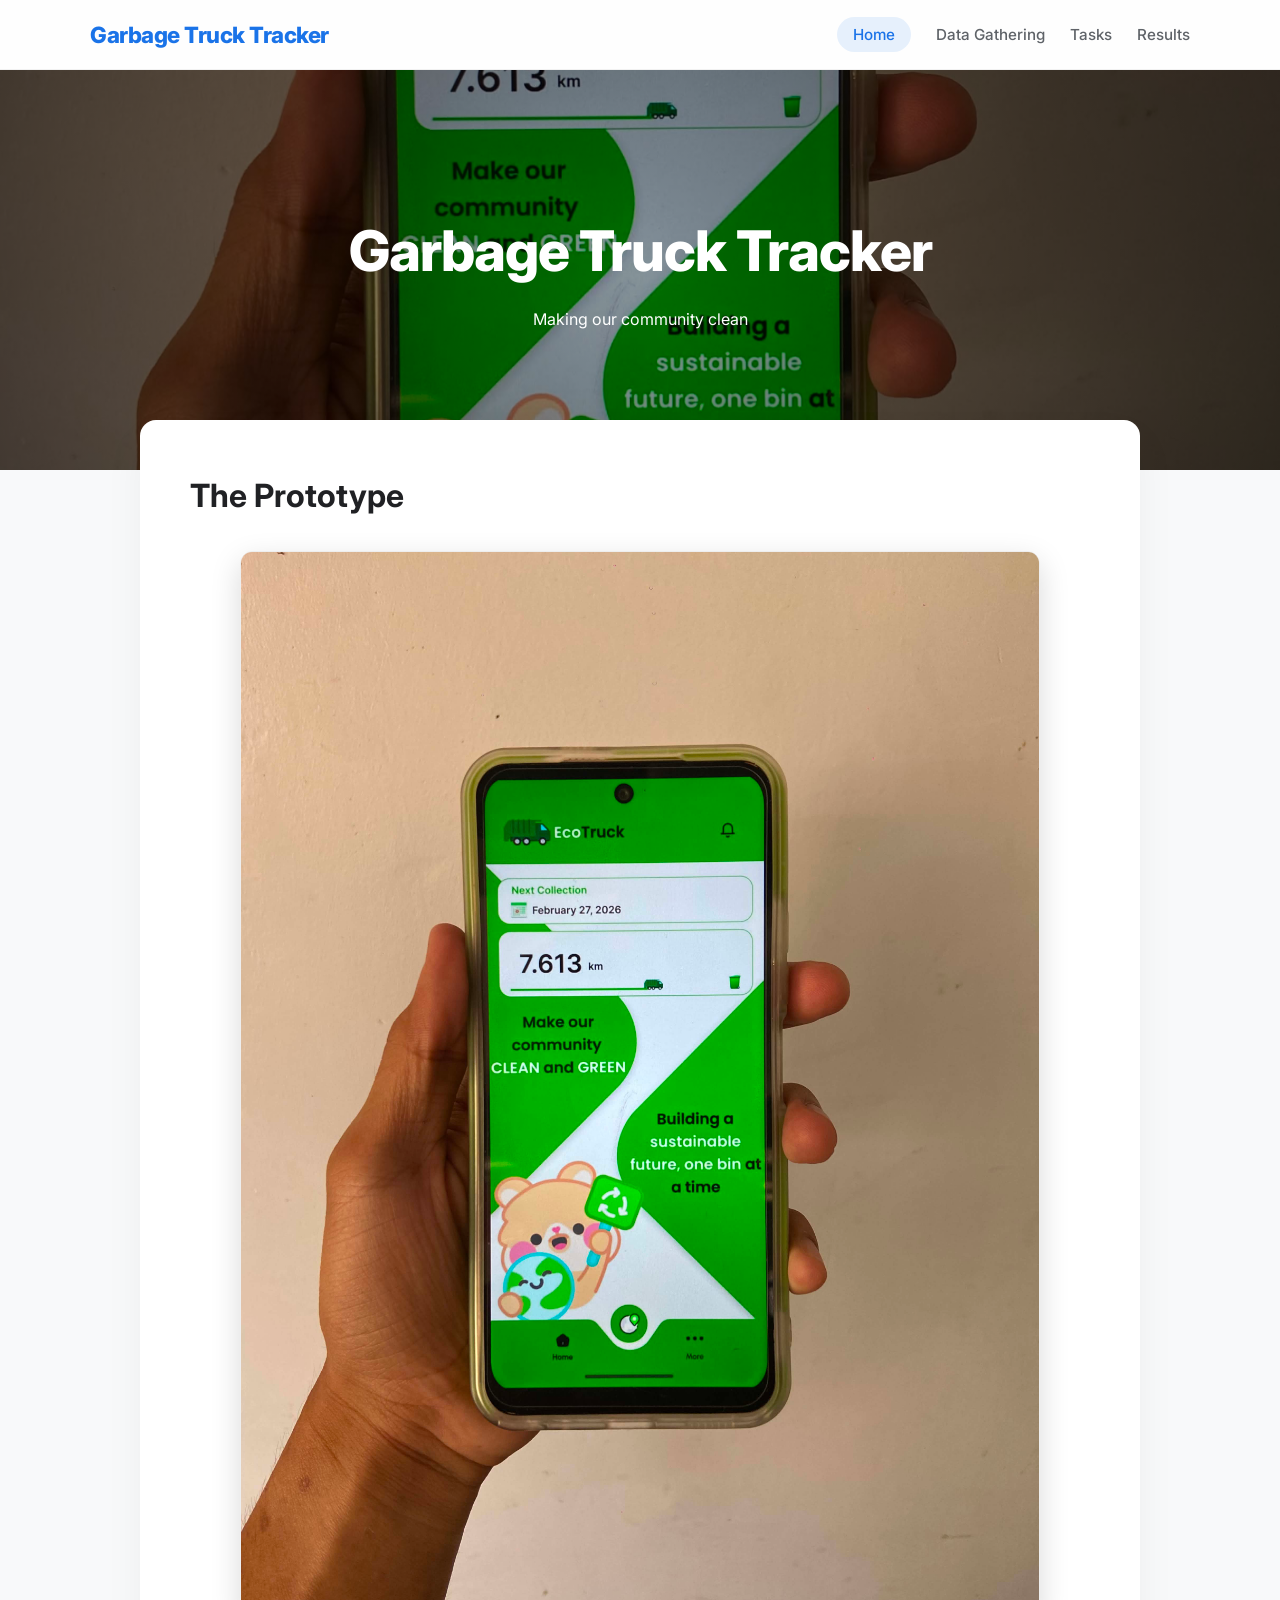
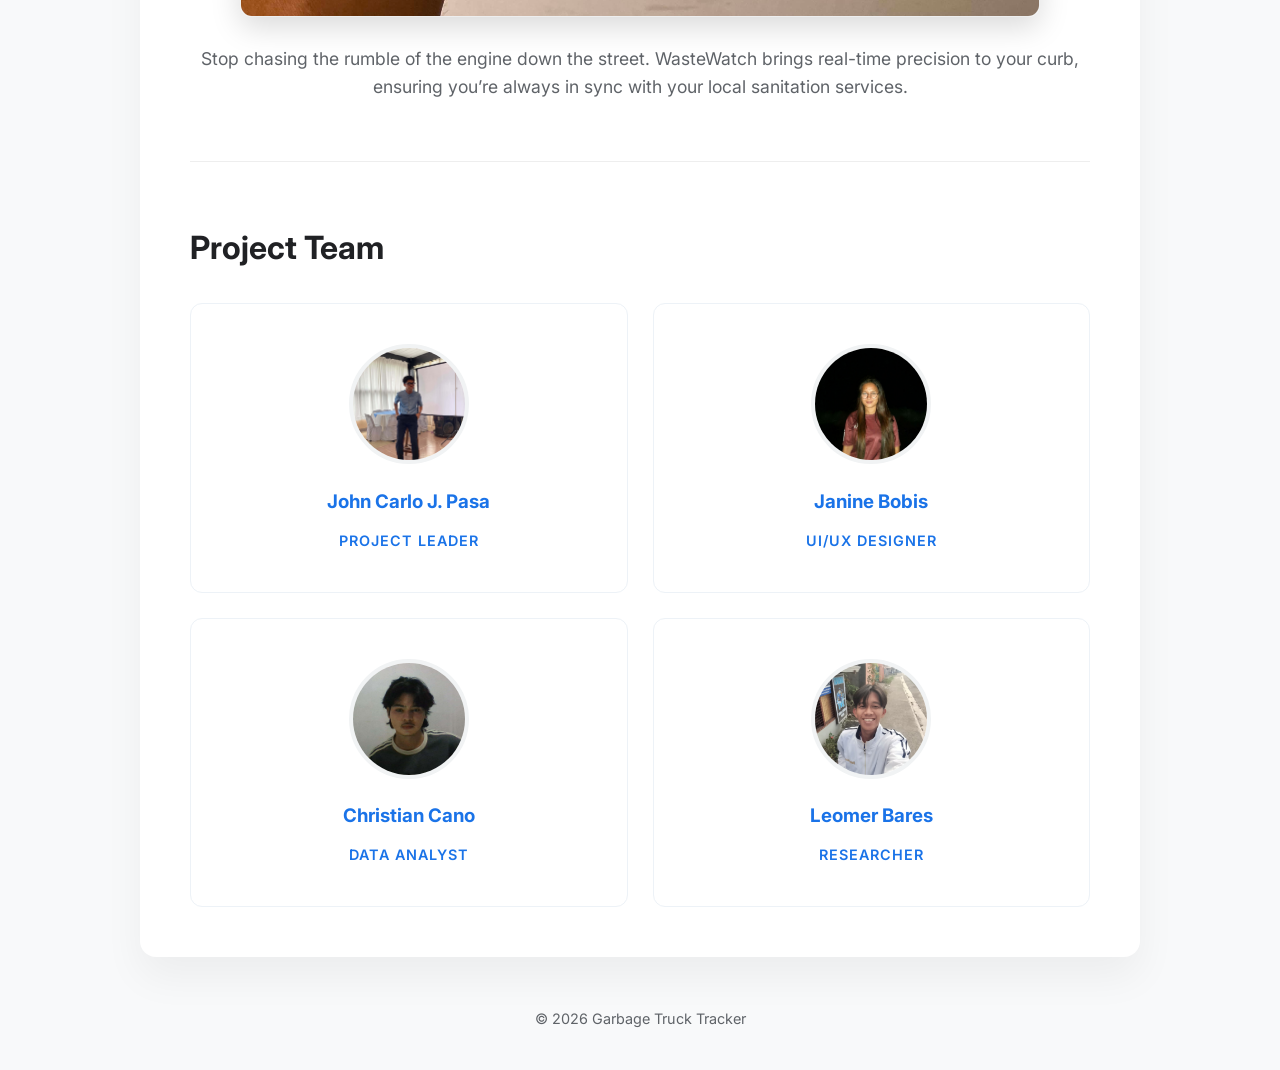
<file: index.html>
<!DOCTYPE html>
<html lang="en">
<head>
    <meta charset="UTF-8">
    <meta name="viewport" content="width=device-width, initial-scale=1.0">
    <title>Home - Garbage Truck Tracker</title>
    <link rel="stylesheet" href="style.css">
    <link href="https://fonts.googleapis.com/css2?family=Inter:wght@400;500;700;800&display=swap" rel="stylesheet">
</head>
<body>
    <nav class="navbar">
        <div class="nav-container">
            <a href="index.html" class="logo">Garbage Truck Tracker</a>
            <ul class="nav-links">
                <li><a href="index.html" class="active">Home</a></li>
                <li><a href="background.html">Data Gathering</a></li>
                <li><a href="tasks.html">Tasks</a></li>
                <li><a href="results.html">Results</a></li>
            </ul>
        </div>
    </nav>

    <header class="hero-banner" style="background-image: url('photo/5fb332ad-18af-4e83-b0f6-8818c33c8a0d.jpg');">
        <div class="overlay">
            <h1>Garbage Truck Tracker</h1>
            <p>Making our community clean</p>
        </div>
    </header>

    <main class="content-section">
        <section class="prototype-showcase">
            <div class="container">
                <h2>The Prototype</h2>
                <div class="prototype-container">
                    <img src="photo/5fb332ad-18af-4e83-b0f6-8818c33c8a0d.jpg" alt="Prototype Screenshot" class="proto-img">
                    <div class="proto-desc">
                        <p>Stop chasing the rumble of the engine down the street. WasteWatch brings real-time precision to your curb, ensuring you’re always in sync with your local sanitation services.</p>
                    </div>
                </div>
            </div>
        </section>

        <hr class="divider">

        <section class="team-section">
            <h2>Project Team</h2>
            <div class="info-grid">
                <div class="card team-card">
                    <img src="photo/358192eb-4ddf-4c88-9769-1b68988c5bdb.jpg" alt="Team Member" class="member-photo">
                    <h3>John Carlo J. Pasa</h3>
                    <p class="role">Project Leader</p>
                </div>
                <div class="card team-card">
                    <img src="photo/632c30e7-28ac-44d0-a7f6-dd96b66a86a2.jpg" alt="Team Member" class="member-photo">
                    <h3>Janine Bobis</h3>
                    <p class="role">UI/UX Designer</p>
                </div>
                <div class="card team-card">
                    <img src="photo/3a26bbc3-4d3b-4c54-aa00-199d405bdb59.jpg" alt="Team Member" class="member-photo">
                    <h3>Christian Cano</h3>
                    <p class="role">Data Analyst</p>
                </div>
                <div class="card team-card">
                    <img src="photo/80ce386a-21a4-4a44-8e55-4762049e474b.jpg" alt="Team Member" class="member-photo">
                    <h3>Leomer Bares</h3>
                    <p class="role">Researcher</p>
                </div>
            </div>
        </section>
    </main>

    <footer class="footer">
        <p>© 2026 Garbage Truck Tracker</p>
    </footer>
</body>
</html>
</file>
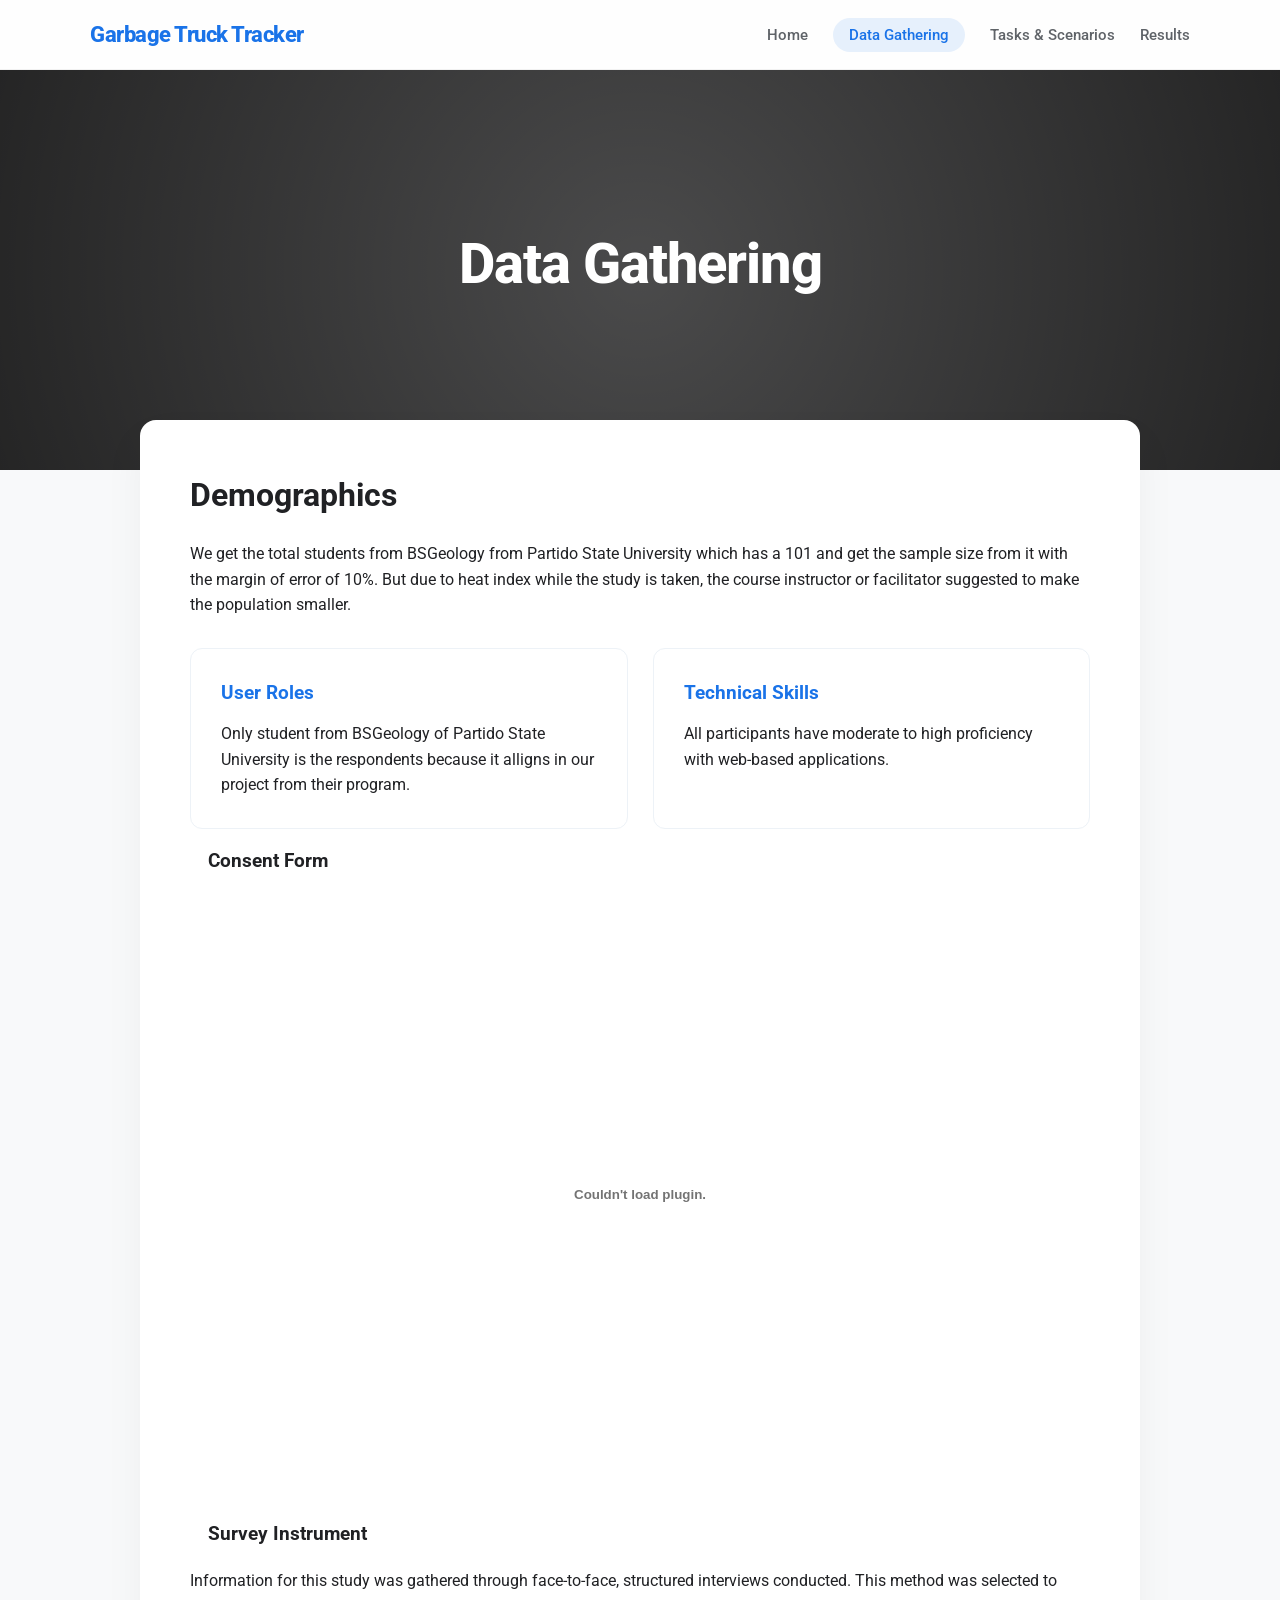
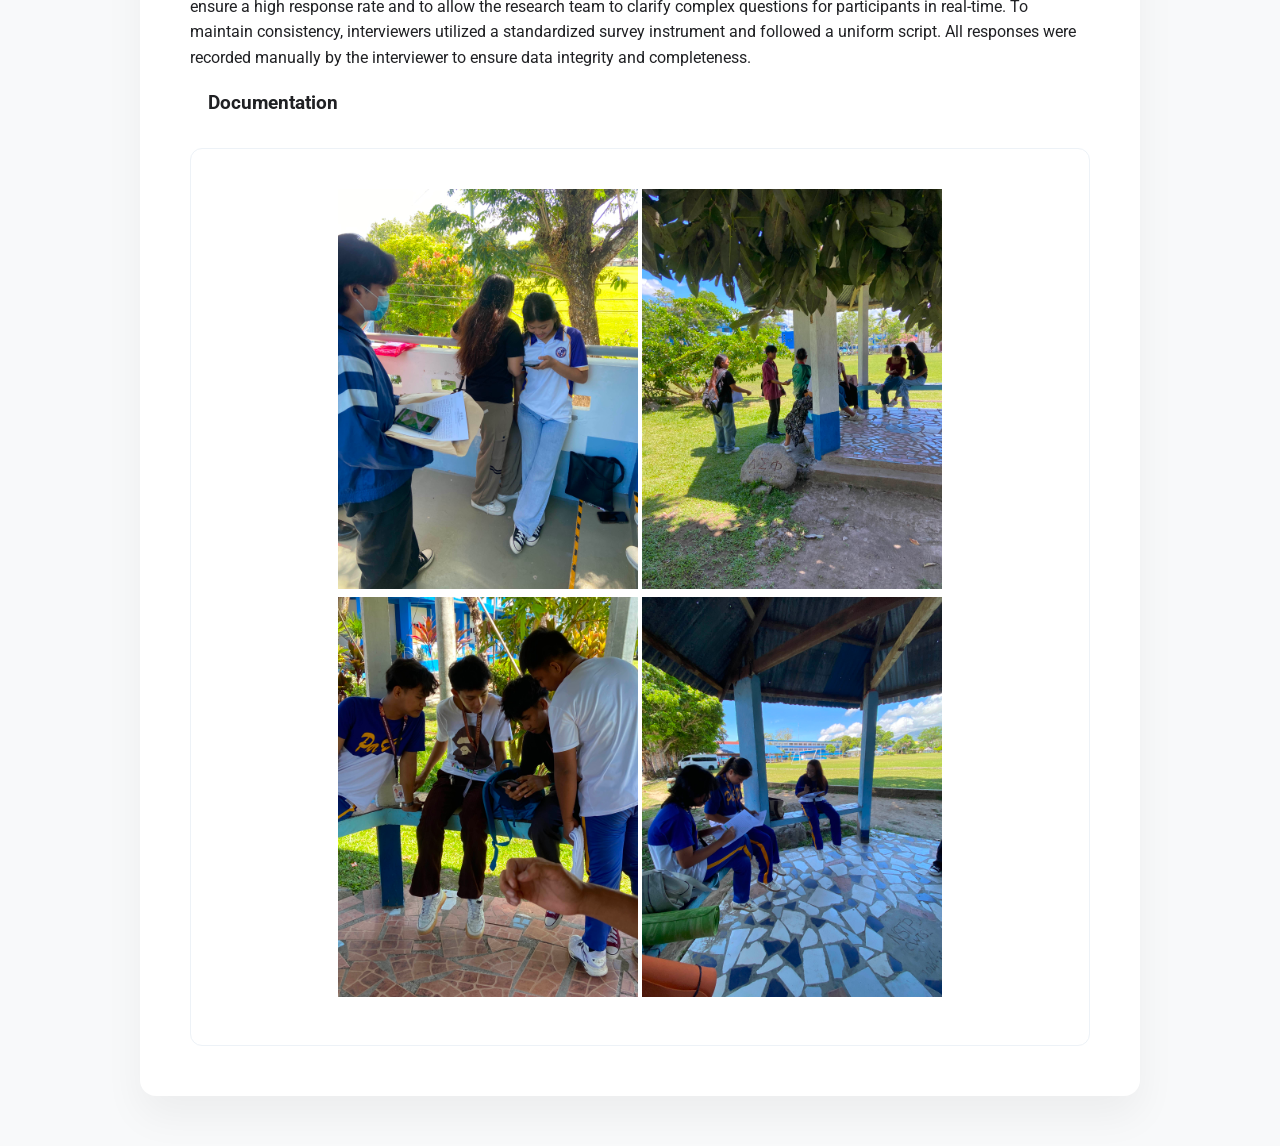
<file: background.html>
<!DOCTYPE html>
<html lang="en">
<head>
    <meta charset="UTF-8">
    <title>Participant Background - Garbage Truck Tracker</title>
    <link rel="stylesheet" href="style.css">
    <link href="https://fonts.googleapis.com/css2?family=Roboto:wght@300;400;700&display=swap" rel="stylesheet">
</head>
<body>
    <nav class="navbar">
        <div class="nav-container">
            <a href="index.html" class="logo">Garbage Truck Tracker</a>
            <ul class="nav-links">
                <li><a href="index.html">Home</a></li>
                <li><a href="background.html" class="active">Data Gathering</a></li>
                <li><a href="tasks.html">Tasks & Scenarios</a></li>
                <li><a href="results.html">Results</a></li>
            </ul>
        </div>
    </nav>

    <header class="hero-banner" style="background-image: linear-gradient(rgba(0,0,0,0.5), rgba(0,0,0,0.5)), url('https://images.unsplash.com/photo-1522071820081-009f0129c71c?auto=format&fit=crop&w=1200&q=80');">
        <div class="overlay">
            <h1>Data Gathering</h1>
        </div>
    </header>

    <main class="content-section">
        <div class="container">
            <h2>Demographics</h2>
            <p>We get the total students from BSGeology from Partido State University which has a 101 and get the sample size from it with the margin of error of 10%. But due to heat index while the study is taken, the course instructor or facilitator suggested to make the population smaller.</p>
            <div class="info-grid">
                <div class="card">
                    <h3>User Roles</h3>
                    <p>Only student from BSGeology of Partido State University is the respondents because it alligns in our project from their program.</p>
                </div>
                <div class="card">
                    <h3>Technical Skills</h3>
                    <p>All participants have moderate to high proficiency with web-based applications.</p>
                </div>
            </div>
        </div>

        <h3 style="margin: 2%;">Consent Form</h3>
        <embed 
         src="file/Group6_Consent-Form.pdf#toolbar=0&navpanes=0&scrollbar=0" 
         type="application/pdf" 
         width="100%" 
         height="600px" 
         />

        <h3 style="margin: 2%;">Survey Instrument</h3>
        <p>Information for this study was gathered through face-to-face, structured interviews conducted. This method was selected to ensure a high response rate and to allow the research team to clarify complex questions for participants in real-time. To maintain consistency, interviewers utilized a standardized survey instrument and followed a uniform script. All responses were recorded manually by the interviewer to ensure data integrity and completeness.</p>

        <h3 style="margin: 2%;">Documentation</h3>
        <div class="info-grid">
                <div class="card team-card">
                    <img src="photo/06caca04-fe4f-418a-9ead-680e1d332a9c.jpg" alt="Documentation1" class="document-photo" width="300">
                    <img src="photo/cf0f9ad4-8762-4e66-83ff-7e400350a054.jpg" alt="Documentation2" class="document-photo" width="300">
                    <img src="photo/ce6db907-648c-4d37-bf9f-d695f013829a.jpg" alt="Documentation3" class="document-photo" width="300">
                    <img src="photo/5de954ae-3ebb-4edd-898d-8f5313bfb866.jpg" alt="Documentation4" class="document-photo" width="300">
                </div>
        </div>
    </main>
</body>
</html>
</file>
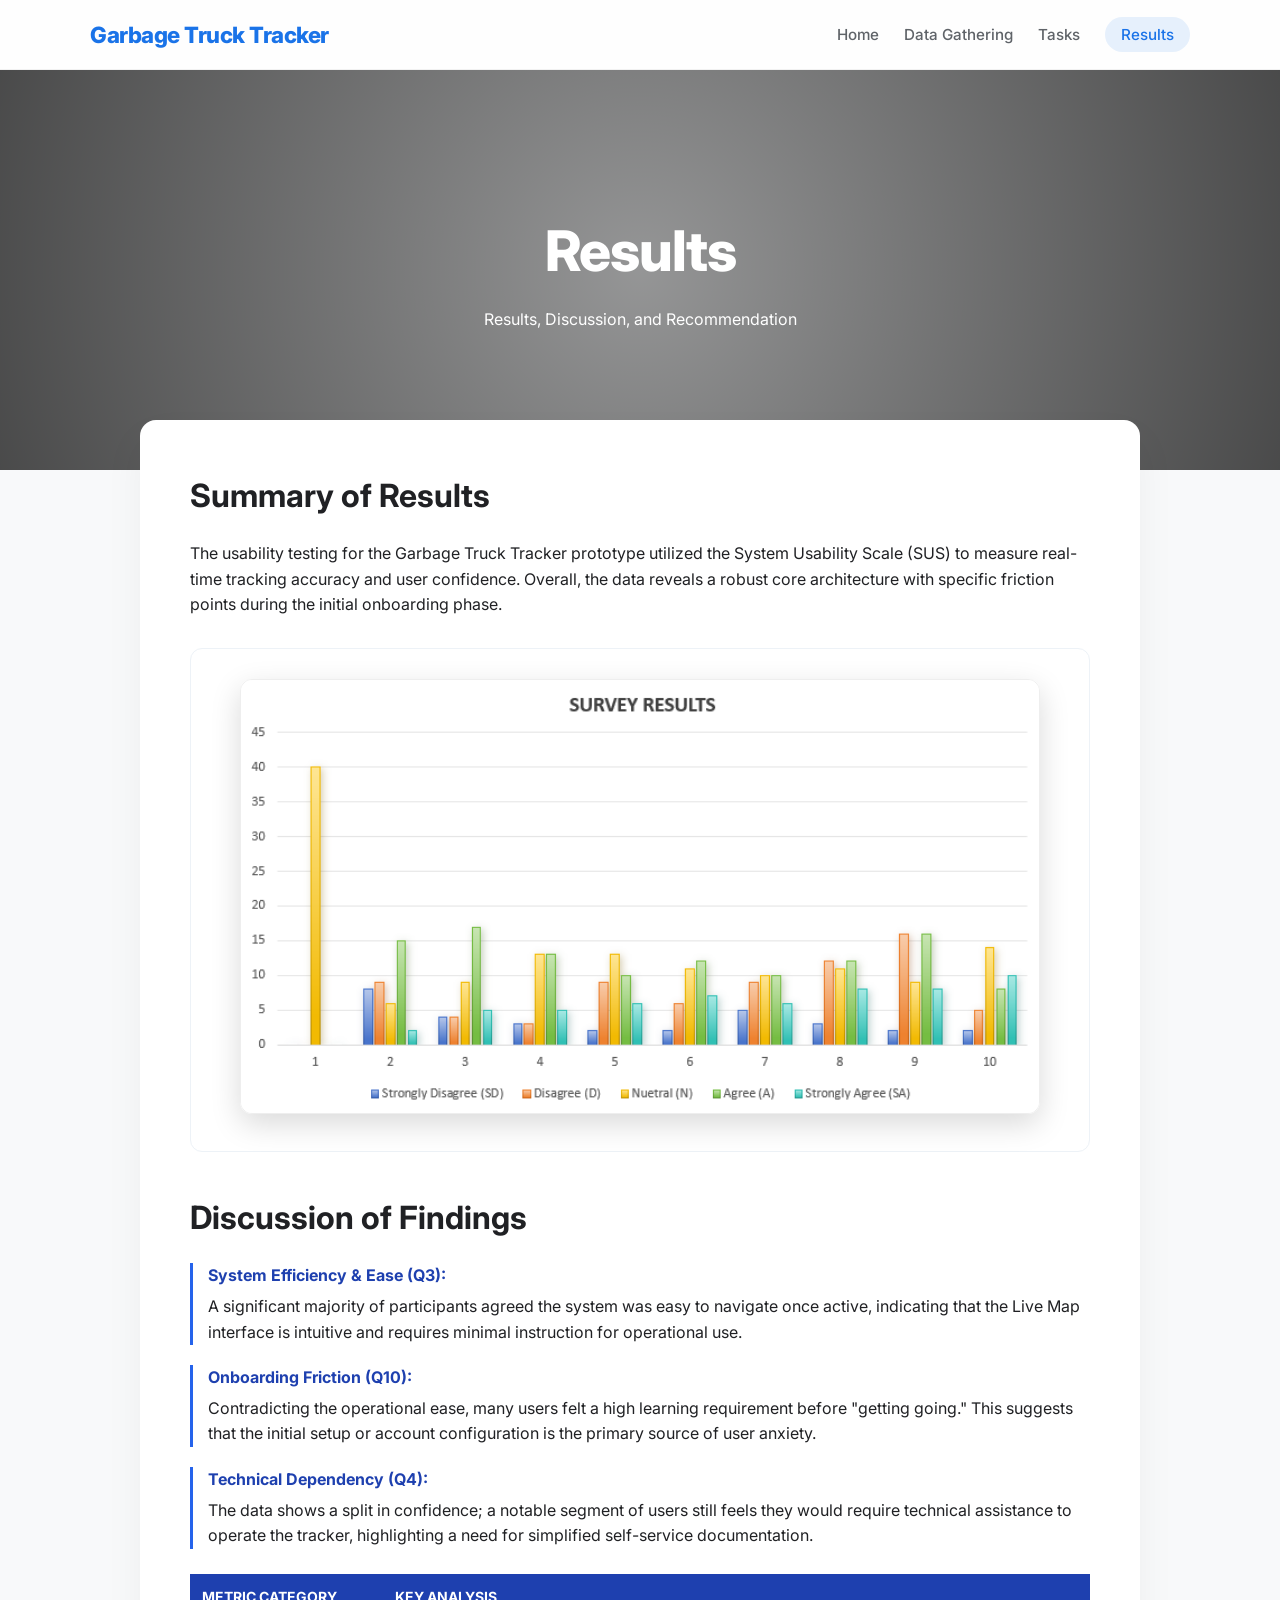
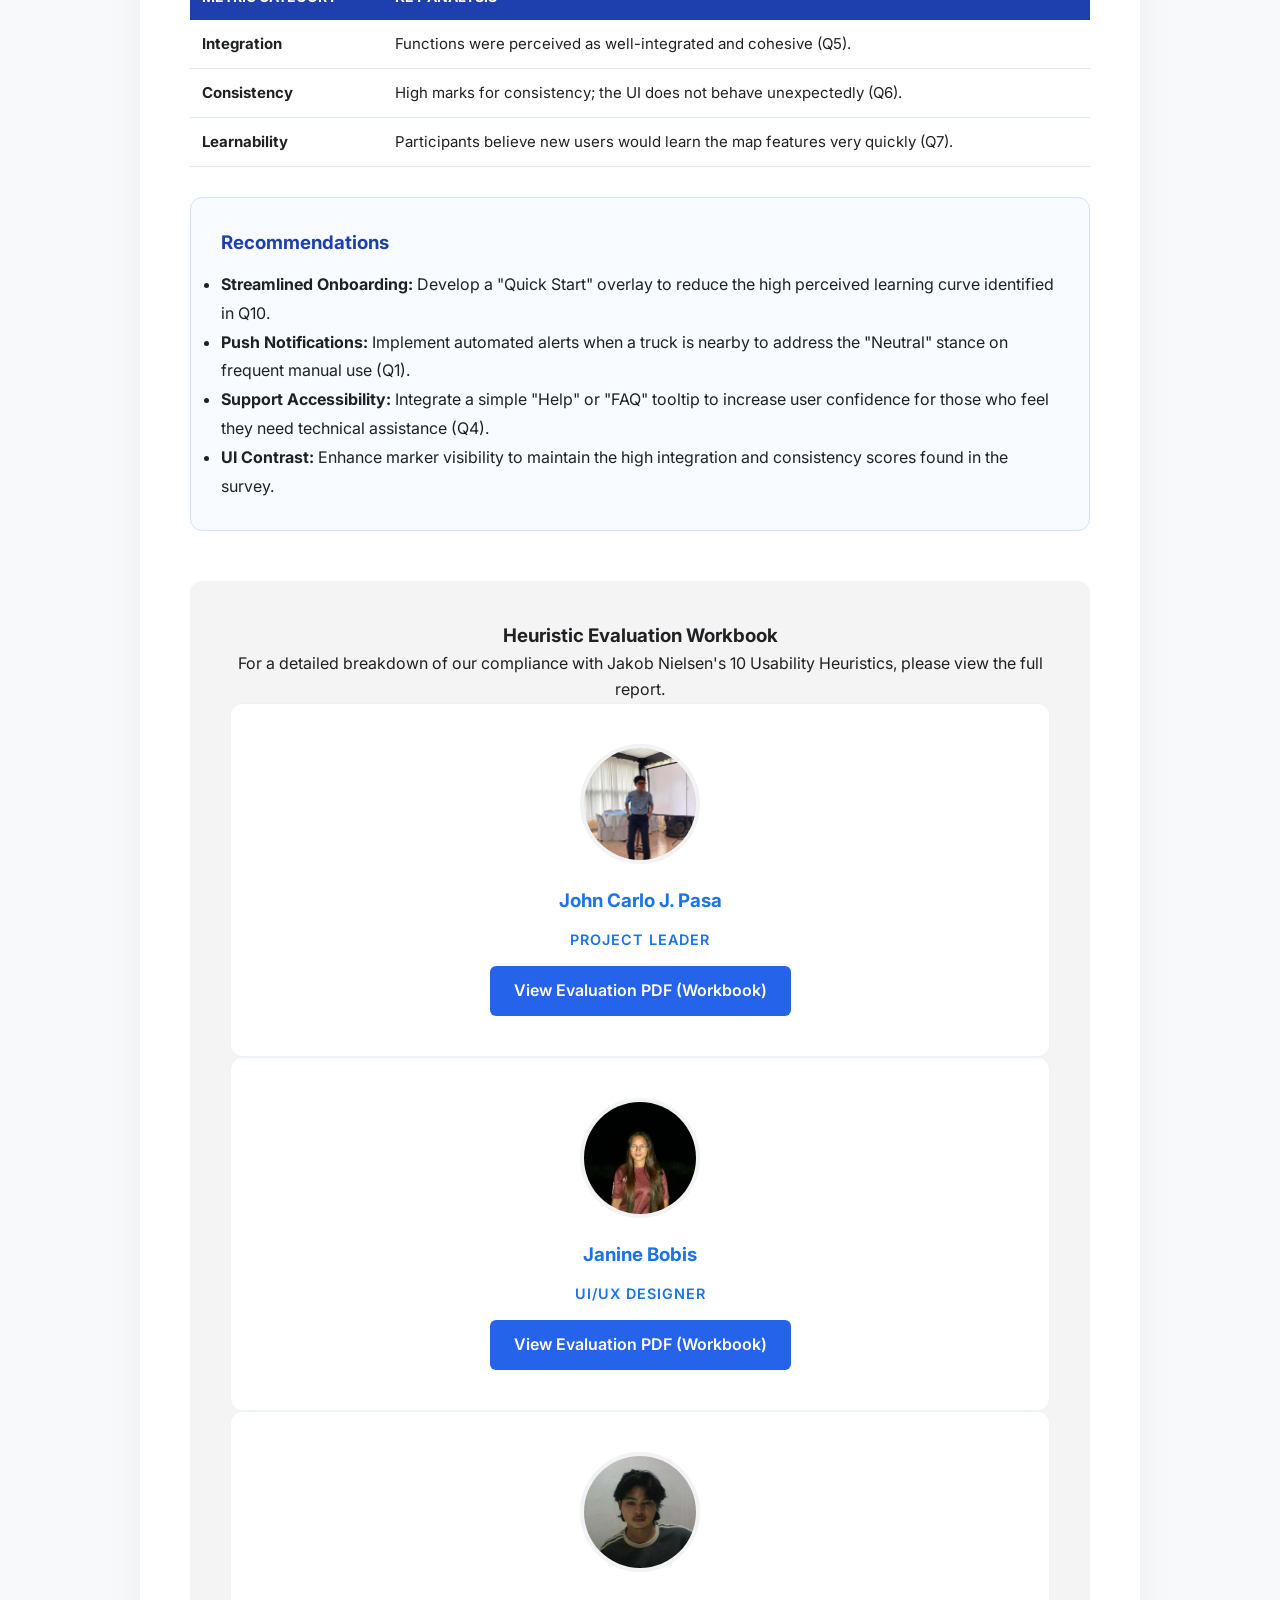
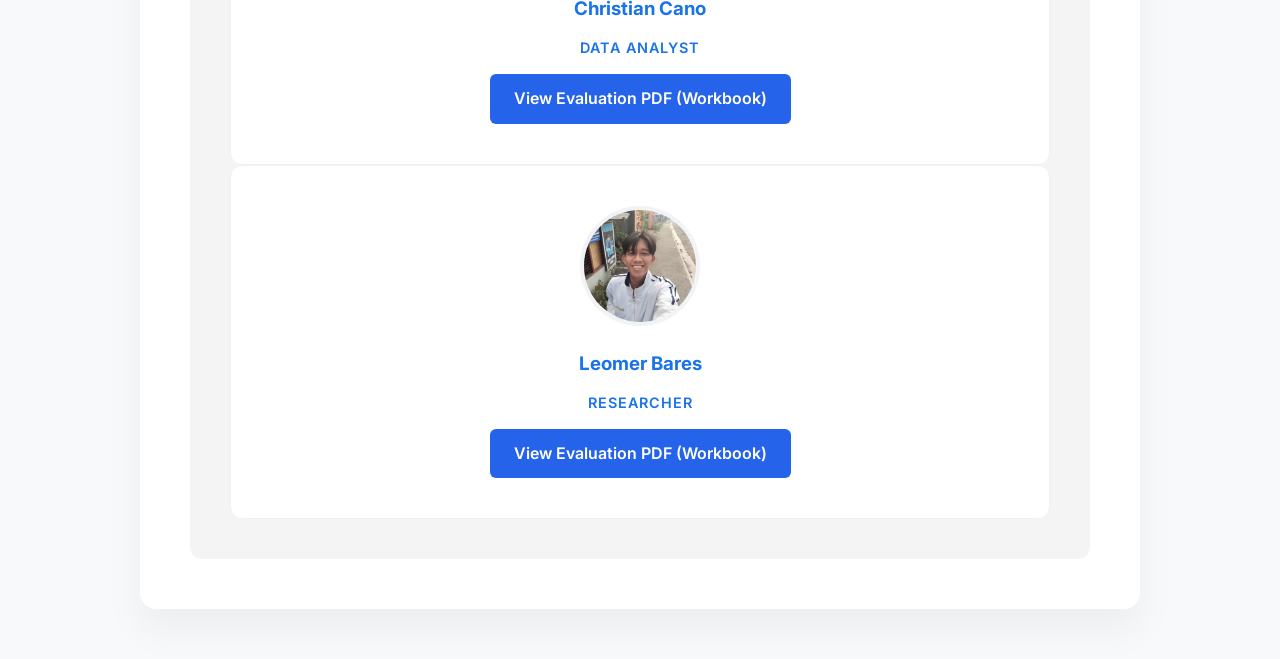
<file: results.html>
<!DOCTYPE html>
<html lang="en">
<head>
    <meta charset="UTF-8">
    <meta name="viewport" content="width=device-width, initial-scale=1.0">
    <title>Results - Garbage Truck Tracker</title>
    <link rel="stylesheet" href="style.css">
    <link href="https://fonts.googleapis.com/css2?family=Inter:wght@400;500;700;800&display=swap" rel="stylesheet">
    <style>
        /* Internal styles to ensure professional alignment */
        .finding-item {
            margin-bottom: 20px;
            padding-left: 15px;
            border-left: 3px solid #2563eb;
        }
        .finding-label {
            font-weight: 700;
            color: #1e40af;
            display: block;
            margin-bottom: 5px;
        }
        .metric-table {
            width: 100%;
            border-collapse: collapse;
            margin: 25px 0;
            background: white;
        }
        .metric-table th {
            background-color: #1e40af;
            color: white;
            padding: 12px;
            text-align: left;
            font-size: 14px;
            text-transform: uppercase;
        }
        .metric-table td {
            padding: 12px;
            border-bottom: 1px solid #e2e8f0;
            font-size: 15px;
        }
    </style>
</head>
<body>
    <nav class="navbar">
        <div class="nav-container">
            <a href="index.html" class="logo">Garbage Truck Tracker</a>
            <ul class="nav-links">
                <li><a href="index.html">Home</a></li>
                <li><a href="background.html">Data Gathering</a></li>
                <li><a href="tasks.html">Tasks</a></li>
                <li><a href="results.html" class="active">Results</a></li>
            </ul>
        </div>
    </nav>

    <header class="hero-banner" style="background-image: url('https://images.unsplash.com/photo-1551288049-bbbda536339a?auto=format&fit=crop&w=1200&q=80');">
        <div class="overlay">
            <h1>Results</h1>
            <p>Results, Discussion, and Recommendation</p>
        </div>
    </header>

    <main class="content-section">
        <section class="results-summary">
            <h2>Summary of Results</h2>
            <p>The usability testing for the Garbage Truck Tracker prototype utilized the System Usability Scale (SUS) to measure real-time tracking accuracy and user confidence. Overall, the data reveals a robust core architecture with specific friction points during the initial onboarding phase.</p>
        </section>

        <div class="prototype-container">
            <div class="card">
                <img src="photo/Screenshot 2026-05-12 233003.png" alt="Prototype Screenshot" class="proto-img">
            </div>
        </div>

        <div class="container">
            <section class="findings-discussion" style="margin-top: 40px;">
                <h2>Discussion of Findings</h2>
                
                <div class="finding-item">
                    <span class="finding-label">System Efficiency & Ease (Q3):</span>
                    <p>A significant majority of participants agreed the system was easy to navigate once active, indicating that the Live Map interface is intuitive and requires minimal instruction for operational use.</p>
                </div>

                <div class="finding-item">
                    <span class="finding-label">Onboarding Friction (Q10):</span>
                    <p>Contradicting the operational ease, many users felt a high learning requirement before "getting going." This suggests that the initial setup or account configuration is the primary source of user anxiety.</p>
                </div>

                <div class="finding-item">
                    <span class="finding-label">Technical Dependency (Q4):</span>
                    <p>The data shows a split in confidence; a notable segment of users still feels they would require technical assistance to operate the tracker, highlighting a need for simplified self-service documentation.</p>
                </div>

                <table class="metric-table">
                    <thead>
                        <tr>
                            <th>Metric Category</th>
                            <th>Key Analysis</th>
                        </tr>
                    </thead>
                    <tbody>
                        <tr>
                            <td><strong>Integration</strong></td>
                            <td>Functions were perceived as well-integrated and cohesive (Q5).</td>
                        </tr>
                        <tr>
                            <td><strong>Consistency</strong></td>
                            <td>High marks for consistency; the UI does not behave unexpectedly (Q6).</td>
                        </tr>
                        <tr>
                            <td><strong>Learnability</strong></td>
                            <td>Participants believe new users would learn the map features very quickly (Q7).</td>
                        </tr>
                    </tbody>
                </table>
            </section>

            <div class="card" style="margin-top: 30px; background: #f8fbff; border: 1px solid #d2e3fc; padding: 30px;">
                <h3 style="color: #1e40af; margin-top: 0;">Recommendations</h3>
                <ul style="line-height: 1.8;">
                    <li><strong>Streamlined Onboarding:</strong> Develop a "Quick Start" overlay to reduce the high perceived learning curve identified in Q10.</li>
                    <li><strong>Push Notifications:</strong> Implement automated alerts when a truck is nearby to address the "Neutral" stance on frequent manual use (Q1).</li>
                    <li><strong>Support Accessibility:</strong> Integrate a simple "Help" or "FAQ" tooltip to increase user confidence for those who feel they need technical assistance (Q4).</li>
                    <li><strong>UI Contrast:</strong> Enhance marker visibility to maintain the high integration and consistency scores found in the survey.</li>
                </ul>
            </div>

            <section class="attachments" style="margin-top: 50px; text-align: center; padding: 40px; background: #f4f4f4; border-radius: 12px;">
                <h3>Heuristic Evaluation Workbook</h3>
                <p>For a detailed breakdown of our compliance with Jakob Nielsen's 10 Usability Heuristics, please view the full report.</p>
                <div class="card team-card">
                    <img src="photo/358192eb-4ddf-4c88-9769-1b68988c5bdb.jpg" alt="Team Member" class="member-photo">
                    <h3>John Carlo J. Pasa</h3>
                    <p class="role">Project Leader</p>
                    <a href="file/[PASA]Heuristic_Evaluation_Workbook.pdf" class="btn" style="display: inline-block; padding: 12px 24px; background: #2563eb; color: white; text-decoration: none; border-radius: 6px; font-weight: 600; margin-top: 15px;" target="_blank">
                    View Evaluation PDF (Workbook)
                    </a>
                </div>
                <div class="card team-card">
                    <img src="photo/632c30e7-28ac-44d0-a7f6-dd96b66a86a2.jpg" alt="Team Member" class="member-photo">
                    <h3>Janine Bobis</h3>
                    <p class="role">UI/UX Designer</p>
                    <a href="file/[BOBIS]Heuristic_Evaluation_Workbook.pdf" class="btn" style="display: inline-block; padding: 12px 24px; background: #2563eb; color: white; text-decoration: none; border-radius: 6px; font-weight: 600; margin-top: 15px;" target="_blank">
                    View Evaluation PDF (Workbook)
                    </a>
                </div>
                    <div class="card team-card">
                    <img src="photo/3a26bbc3-4d3b-4c54-aa00-199d405bdb59.jpg" alt="Team Member" class="member-photo">
                    <h3>Christian Cano</h3>
                    <p class="role">Data Analyst</p>
                    <a href="file/[CANO]Heuristic_Evaluation_Workbook.pdf" class="btn" style="display: inline-block; padding: 12px 24px; background: #2563eb; color: white; text-decoration: none; border-radius: 6px; font-weight: 600; margin-top: 15px;" target="_blank">
                    View Evaluation PDF (Workbook)
                    </a>
                </div>
                <div class="card team-card">
                    <img src="photo/80ce386a-21a4-4a44-8e55-4762049e474b.jpg" alt="Team Member" class="member-photo">
                    <h3>Leomer Bares</h3>
                    <p class="role">Researcher</p>
                    <a href="file/[BARES]Heuristic_Evaluation_Workbook.pdf" class="btn" style="display: inline-block; padding: 12px 24px; background: #2563eb; color: white; text-decoration: none; border-radius: 6px; font-weight: 600; margin-top: 15px;" target="_blank">
                    View Evaluation PDF (Workbook)
                    </a>
                </div>
            </section>
        </div>
    </main>
</body>
</html>
</file>
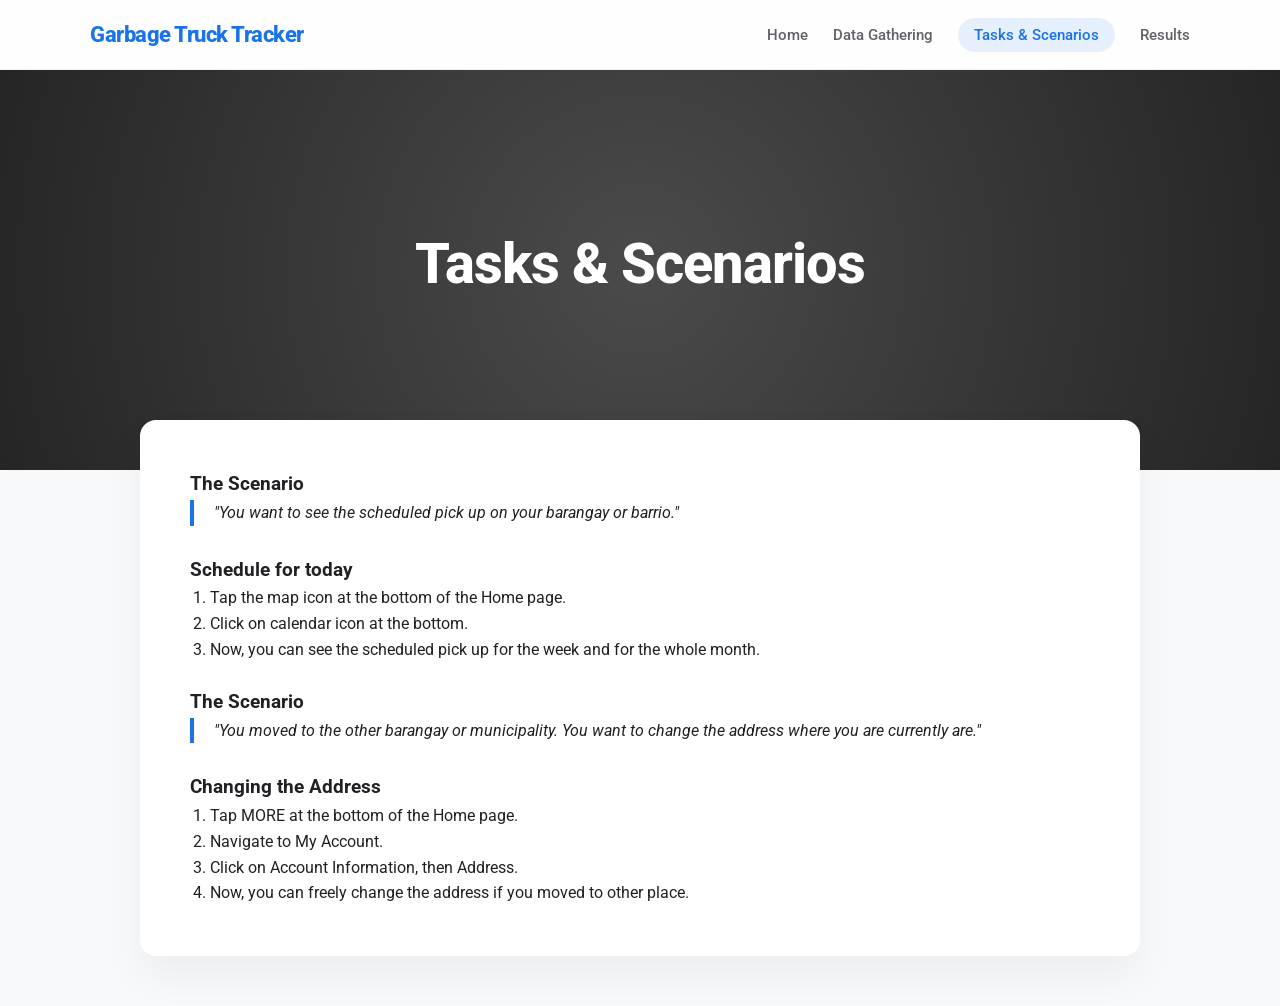
<file: tasks.html>
<!DOCTYPE html>
<html lang="en">
<head>
    <meta charset="UTF-8">
    <title>Tasks & Scenarios - Garbage Truck Tracker</title>
    <link rel="stylesheet" href="style.css">
    <link href="https://fonts.googleapis.com/css2?family=Roboto:wght@300;400;700&display=swap" rel="stylesheet">
</head>
<body>
    <nav class="navbar">
        <div class="nav-container">
            <a href="index.html" class="logo">Garbage Truck Tracker</a>
            <ul class="nav-links">
                <li><a href="index.html">Home</a></li>
                <li><a href="background.html">Data Gathering</a></li>
                <li><a href="tasks.html" class="active">Tasks & Scenarios</a></li>
                <li><a href="results.html">Results</a></li>
            </ul>
        </div>
    </nav>

    <header class="hero-banner" style="background-image: linear-gradient(rgba(0,0,0,0.5), rgba(0,0,0,0.5)), url('https://images.unsplash.com/photo-1454165833767-027ffea9e77b?auto=format&fit=crop&w=1200&q=80');">
        <div class="overlay">
            <h1>Tasks & Scenarios</h1>
        </div>
    </header>

    <main class="content-section">
        <div class="container">
            <h3>The Scenario</h3>
            <blockquote style="border-left: 4px solid #1a73e8; padding-left: 20px; font-style: italic; margin-bottom: 30px;">
                "You want to see the scheduled pick up on your barangay or barrio."
            </blockquote>
            
            <h3>Schedule for today</h3>
            <ul style="list-style: decimal; margin-left: 20px;">
                <li>Tap the map icon at the bottom of the Home page.</li>
                <li>Click on calendar icon at the bottom.</li>
                <li>Now, you can see the scheduled pick up for the week and for the whole month.</li>
            </ul>
            <br>
            <h3>The Scenario</h3>
            <blockquote style="border-left: 4px solid #1a73e8; padding-left: 20px; font-style: italic; margin-bottom: 30px;">
                "You moved to the other barangay or municipality. You want to change the address where you are currently are."
            </blockquote>
            <h3>Changing the Address</h3>
            <ul style="list-style: decimal; margin-left: 20px;">
                <li>Tap MORE at the bottom of the Home page.</li>
                <li>Navigate to My Account.</li>
                <li>Click on Account Information, then Address.</li>
                <li>Now, you can freely change the address if you moved to other place.</li>
            </ul>
        </div>
    </main>
</body>
</html>
</file>
<file: style.css>
:root {
    --primary: #1a73e8;
    --primary-hover: #1557b0;
    --text-main: #202124;
    --text-sub: #5f6368;
    --bg-light: #f8f9fa;
    --glass: rgba(255, 255, 255, 0.8);
}

* { margin: 0; padding: 0; box-sizing: border-box; }

body { 
    font-family: 'Inter', 'Roboto', sans-serif; 
    color: var(--text-main); 
    background-color: var(--bg-light); 
    line-height: 1.6;
}

/* Glassmorphism Navbar */
.navbar { 
    background: var(--glass);
    backdrop-filter: blur(10px);
    height: 70px; 
    display: flex; 
    align-items: center; 
    position: sticky; 
    top: 0; 
    border-bottom: 1px solid rgba(0,0,0,0.05);
    z-index: 1000; 
}

.nav-container { 
    width: 90%; 
    max-width: 1100px; 
    margin: 0 auto; 
    display: flex; 
    justify-content: space-between; 
    align-items: center;
}

.logo { 
    font-weight: 800; 
    letter-spacing: -0.5px;
    text-decoration: none; 
    color: var(--primary); 
    font-size: 1.4rem; 
}

.nav-links { list-style: none; display: flex; gap: 25px; }
.nav-links a { 
    text-decoration: none; 
    color: var(--text-sub); 
    font-size: 0.95rem; 
    font-weight: 500;
    transition: all 0.3s ease;
}

.nav-links a:hover { color: var(--primary); }
.nav-links a.active { 
    color: var(--primary); 
    background: rgba(26, 115, 232, 0.1);
    padding: 8px 16px;
    border-radius: 20px;
}

/* Enhanced Hero Section */
.hero-banner { 
    height: 400px; 
    background-size: cover; 
    background-position: center; 
    display: flex; 
    align-items: center; 
    justify-content: center; 
    color: white; 
    text-align: center;
    position: relative;
}

.overlay {
    background: radial-gradient(circle, rgba(0,0,0,0.4) 0%, rgba(0,0,0,0.7) 100%);
    width: 100%;
    height: 100%;
    display: flex;
    flex-direction: column;
    justify-content: center;
    padding: 20px;
}

.hero-banner h1 { 
    font-size: 3.5rem; 
    font-weight: 800; 
    margin-bottom: 10px;
    letter-spacing: -1px;
}

/* Content Container */
.content-section { 
    max-width: 1000px; 
    margin: -50px auto 50px; /* Pulls content up over the hero */
    padding: 50px; 
    background: white; 
    border-radius: 16px; 
    box-shadow: 0 20px 40px rgba(0,0,0,0.05); 
    position: relative;
}

h2 { font-size: 2rem; margin-bottom: 20px; color: var(--text-main); }

/* Improved Grid Cards */
.info-grid { 
    display: grid; 
    grid-template-columns: repeat(auto-fit, minmax(300px, 1fr)); 
    gap: 25px; 
    margin-top: 30px; 
}

.card { 
    background: #ffffff; 
    padding: 30px; 
    border-radius: 12px; 
    border: 1px solid #edf2f7; 
    transition: transform 0.3s ease, box-shadow 0.3s ease;
}

.card:hover {
    transform: translateY(-5px);
    box-shadow: 0 10px 20px rgba(0,0,0,0.05);
}

.card h3 { color: var(--primary); margin-bottom: 12px; }

/* Status Labels for Results */
.status {
    display: inline-block;
    padding: 4px 12px;
    border-radius: 50px;
    font-size: 0.8rem;
    font-weight: 700;
    text-transform: uppercase;
    margin-bottom: 10px;
}
.status.success { background: #e6f4ea; color: #1e8e3e; }
.status.error { background: #fce8e6; color: #d93025; }

@media (max-width: 768px) {
    .hero-banner h1 { font-size: 2.2rem; }
    .content-section { margin-top: 0; border-radius: 0; padding: 20px; }
}

/* Prototype Showcase Styling */
.prototype-container {
    text-align: center;
    margin-top: 30px;
}

.proto-img {
    width: 100%;
    max-width: 800px;
    border-radius: 12px;
    box-shadow: 0 10px 30px rgba(0,0,0,0.15);
    border: 1px solid #eee;
}

.proto-desc {
    margin-top: 20px;
    color: var(--text-sub);
    font-size: 1.1rem;
}

/* Team Section Styling */
.team-section {
    margin-top: 50px;
}

.team-card {
    text-align: center;
    padding: 40px 20px;
}

.member-photo {
    width: 120px;
    height: 120px;
    border-radius: 50%;
    object-fit: cover;
    margin-bottom: 15px;
    border: 4px solid #f1f3f4;
}

.role {
    color: var(--primary);
    font-weight: 600;
    font-size: 0.9rem;
    text-transform: uppercase;
    letter-spacing: 1px;
}

.divider {
    border: 0;
    height: 1px;
    background: #eee;
    margin: 60px 0;
}

.footer {
    text-align: center;
    padding-bottom: 40px;
    color: var(--text-sub);
    font-size: 0.9rem;
}
</file>
